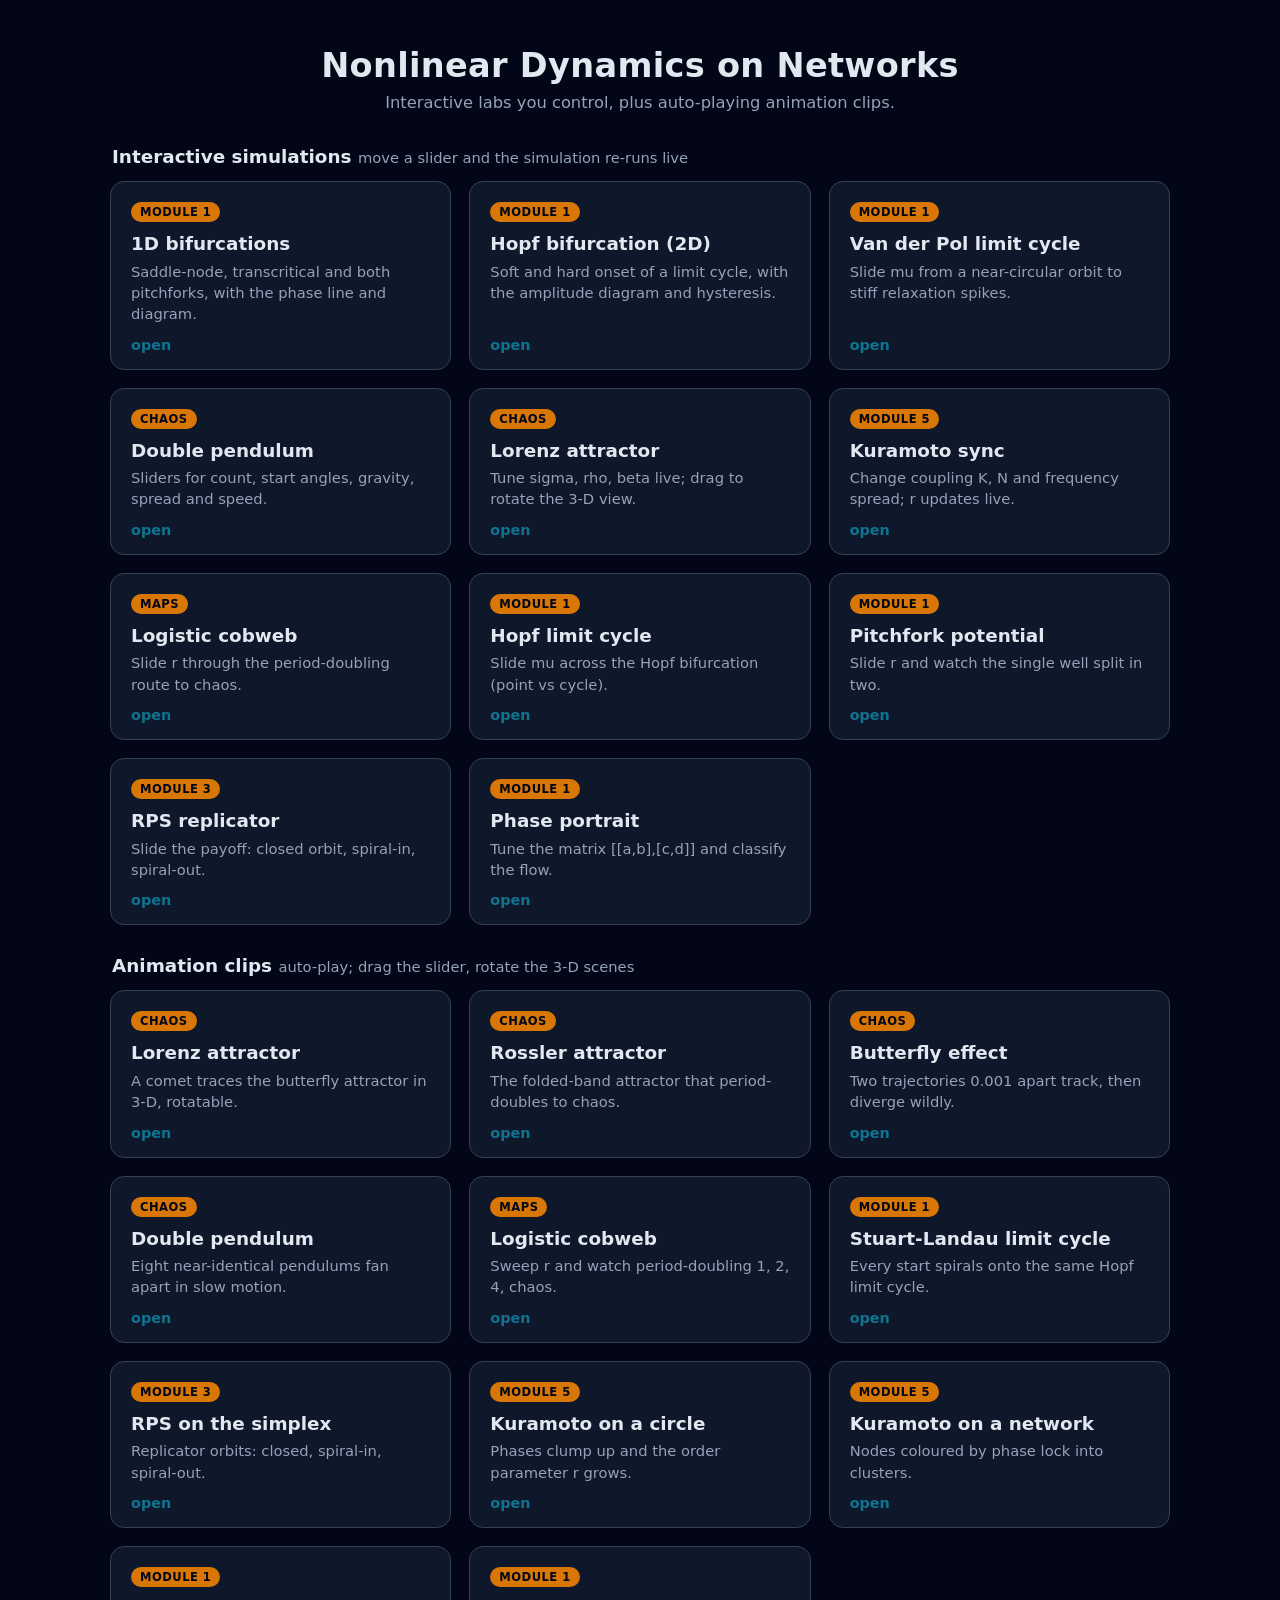
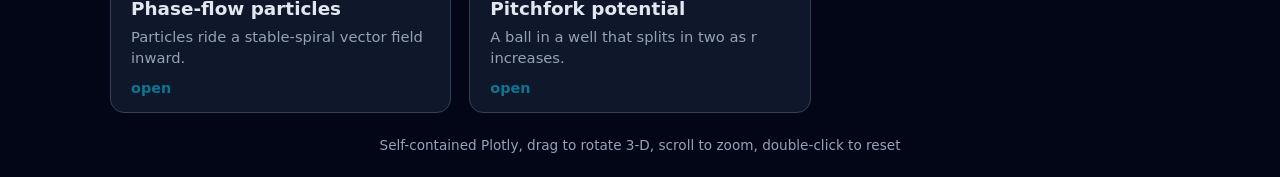
<file: media/interactive/index.html>
<!DOCTYPE html><html lang="en"><head><meta charset="utf-8">
<meta name="viewport" content="width=device-width, initial-scale=1">
<title>Nonlinear Dynamics - Interactive Simulations</title>
<style>
  :root { --bg:#020617; --card:#0F172A; --dim:#334155; --txt:#E2E8F0; --muted:#94A3B8;
           --teal:#0E7490; --gold:#D97706; }
  * { box-sizing:border-box; }
  body { margin:0; background:var(--bg); color:var(--txt);
          font-family:Inter,'Segoe UI',system-ui,sans-serif; }
  header { padding:46px 24px 4px; text-align:center; }
  header h1 { margin:0; font-size:2.1rem; letter-spacing:.3px; }
  header p { color:var(--muted); margin:.5rem 0 0; font-size:1.02rem; }
  h2.sec { max-width:1100px; margin:30px auto 0; padding:0 22px; font-size:1.15rem;
            color:var(--txt); }
  h2.sec span { color:var(--muted); font-size:.92rem; font-weight:400; }
  .grid { max-width:1100px; margin:14px auto 0; padding:0 20px;
           display:grid; gap:18px; grid-template-columns:repeat(auto-fill,minmax(290px,1fr)); }
  .card { background:var(--card); border:1px solid var(--dim); border-radius:14px;
           padding:20px 20px 16px; text-decoration:none; color:var(--txt);
           transition:transform .15s ease, border-color .15s ease, box-shadow .15s ease;
           display:flex; flex-direction:column; }
  .card:hover { transform:translateY(-4px); border-color:var(--teal);
                 box-shadow:0 10px 30px rgba(14,116,144,.25); }
  .badge { align-self:flex-start; font-size:.72rem; font-weight:700; letter-spacing:.5px;
            color:var(--bg); background:var(--gold); padding:3px 9px; border-radius:20px;
            text-transform:uppercase; }
  .card h3 { margin:.7rem 0 .4rem; font-size:1.15rem; }
  .card p { margin:0; color:var(--muted); font-size:.92rem; line-height:1.45; flex:1; }
  .go { margin-top:12px; color:var(--teal); font-weight:600; font-size:.9rem; }
  footer { text-align:center; color:var(--muted); padding:24px; font-size:.85rem; }
</style></head><body>
  <header>
    <h1>Nonlinear Dynamics on Networks</h1>
    <p>Interactive labs you control, plus auto-playing animation clips.</p>
  </header>
  <h2 class="sec">Interactive simulations <span>move a slider and the simulation re-runs live</span></h2>
  <main class="grid">
      <a class="card" href="sim_1d_bifurcations.html">
        <div class="badge">Module 1</div>
        <h3>1D bifurcations</h3>
        <p>Saddle-node, transcritical and both pitchforks, with the phase line and diagram.</p>
        <span class="go">open</span>
      </a>
      <a class="card" href="sim_2d_bifurcations.html">
        <div class="badge">Module 1</div>
        <h3>Hopf bifurcation (2D)</h3>
        <p>Soft and hard onset of a limit cycle, with the amplitude diagram and hysteresis.</p>
        <span class="go">open</span>
      </a>
      <a class="card" href="sim_van_der_pol.html">
        <div class="badge">Module 1</div>
        <h3>Van der Pol limit cycle</h3>
        <p>Slide mu from a near-circular orbit to stiff relaxation spikes.</p>
        <span class="go">open</span>
      </a>
      <a class="card" href="sim_double_pendulum.html">
        <div class="badge">Chaos</div>
        <h3>Double pendulum</h3>
        <p>Sliders for count, start angles, gravity, spread and speed.</p>
        <span class="go">open</span>
      </a>
      <a class="card" href="sim_lorenz.html">
        <div class="badge">Chaos</div>
        <h3>Lorenz attractor</h3>
        <p>Tune sigma, rho, beta live; drag to rotate the 3-D view.</p>
        <span class="go">open</span>
      </a>
      <a class="card" href="sim_kuramoto_circle.html">
        <div class="badge">Module 5</div>
        <h3>Kuramoto sync</h3>
        <p>Change coupling K, N and frequency spread; r updates live.</p>
        <span class="go">open</span>
      </a>
      <a class="card" href="sim_logistic.html">
        <div class="badge">Maps</div>
        <h3>Logistic cobweb</h3>
        <p>Slide r through the period-doubling route to chaos.</p>
        <span class="go">open</span>
      </a>
      <a class="card" href="sim_limit_cycle.html">
        <div class="badge">Module 1</div>
        <h3>Hopf limit cycle</h3>
        <p>Slide mu across the Hopf bifurcation (point vs cycle).</p>
        <span class="go">open</span>
      </a>
      <a class="card" href="sim_pitchfork.html">
        <div class="badge">Module 1</div>
        <h3>Pitchfork potential</h3>
        <p>Slide r and watch the single well split in two.</p>
        <span class="go">open</span>
      </a>
      <a class="card" href="sim_rps.html">
        <div class="badge">Module 3</div>
        <h3>RPS replicator</h3>
        <p>Slide the payoff: closed orbit, spiral-in, spiral-out.</p>
        <span class="go">open</span>
      </a>
      <a class="card" href="sim_vector_field.html">
        <div class="badge">Module 1</div>
        <h3>Phase portrait</h3>
        <p>Tune the matrix [[a,b],[c,d]] and classify the flow.</p>
        <span class="go">open</span>
      </a>
  </main>
  <h2 class="sec">Animation clips <span>auto-play; drag the slider, rotate the 3-D scenes</span></h2>
  <main class="grid">
      <a class="card" href="anim_lorenz_comet.html">
        <div class="badge">Chaos</div>
        <h3>Lorenz attractor</h3>
        <p>A comet traces the butterfly attractor in 3-D, rotatable.</p>
        <span class="go">open</span>
      </a>
      <a class="card" href="anim_rossler_comet.html">
        <div class="badge">Chaos</div>
        <h3>Rossler attractor</h3>
        <p>The folded-band attractor that period-doubles to chaos.</p>
        <span class="go">open</span>
      </a>
      <a class="card" href="anim_butterfly_effect.html">
        <div class="badge">Chaos</div>
        <h3>Butterfly effect</h3>
        <p>Two trajectories 0.001 apart track, then diverge wildly.</p>
        <span class="go">open</span>
      </a>
      <a class="card" href="anim_double_pendulum.html">
        <div class="badge">Chaos</div>
        <h3>Double pendulum</h3>
        <p>Eight near-identical pendulums fan apart in slow motion.</p>
        <span class="go">open</span>
      </a>
      <a class="card" href="anim_logistic_cobweb.html">
        <div class="badge">Maps</div>
        <h3>Logistic cobweb</h3>
        <p>Sweep r and watch period-doubling 1, 2, 4, chaos.</p>
        <span class="go">open</span>
      </a>
      <a class="card" href="anim_limit_cycle.html">
        <div class="badge">Module 1</div>
        <h3>Stuart-Landau limit cycle</h3>
        <p>Every start spirals onto the same Hopf limit cycle.</p>
        <span class="go">open</span>
      </a>
      <a class="card" href="anim_rps_simplex.html">
        <div class="badge">Module 3</div>
        <h3>RPS on the simplex</h3>
        <p>Replicator orbits: closed, spiral-in, spiral-out.</p>
        <span class="go">open</span>
      </a>
      <a class="card" href="anim_kuramoto_circle.html">
        <div class="badge">Module 5</div>
        <h3>Kuramoto on a circle</h3>
        <p>Phases clump up and the order parameter r grows.</p>
        <span class="go">open</span>
      </a>
      <a class="card" href="anim_kuramoto_network.html">
        <div class="badge">Module 5</div>
        <h3>Kuramoto on a network</h3>
        <p>Nodes coloured by phase lock into clusters.</p>
        <span class="go">open</span>
      </a>
      <a class="card" href="anim_vector_field_flow.html">
        <div class="badge">Module 1</div>
        <h3>Phase-flow particles</h3>
        <p>Particles ride a stable-spiral vector field inward.</p>
        <span class="go">open</span>
      </a>
      <a class="card" href="anim_pitchfork_potential.html">
        <div class="badge">Module 1</div>
        <h3>Pitchfork potential</h3>
        <p>A ball in a well that splits in two as r increases.</p>
        <span class="go">open</span>
      </a>
  </main>
  <footer>Self-contained Plotly, drag to rotate 3-D, scroll to zoom, double-click to reset</footer>
</body></html>
</file>
